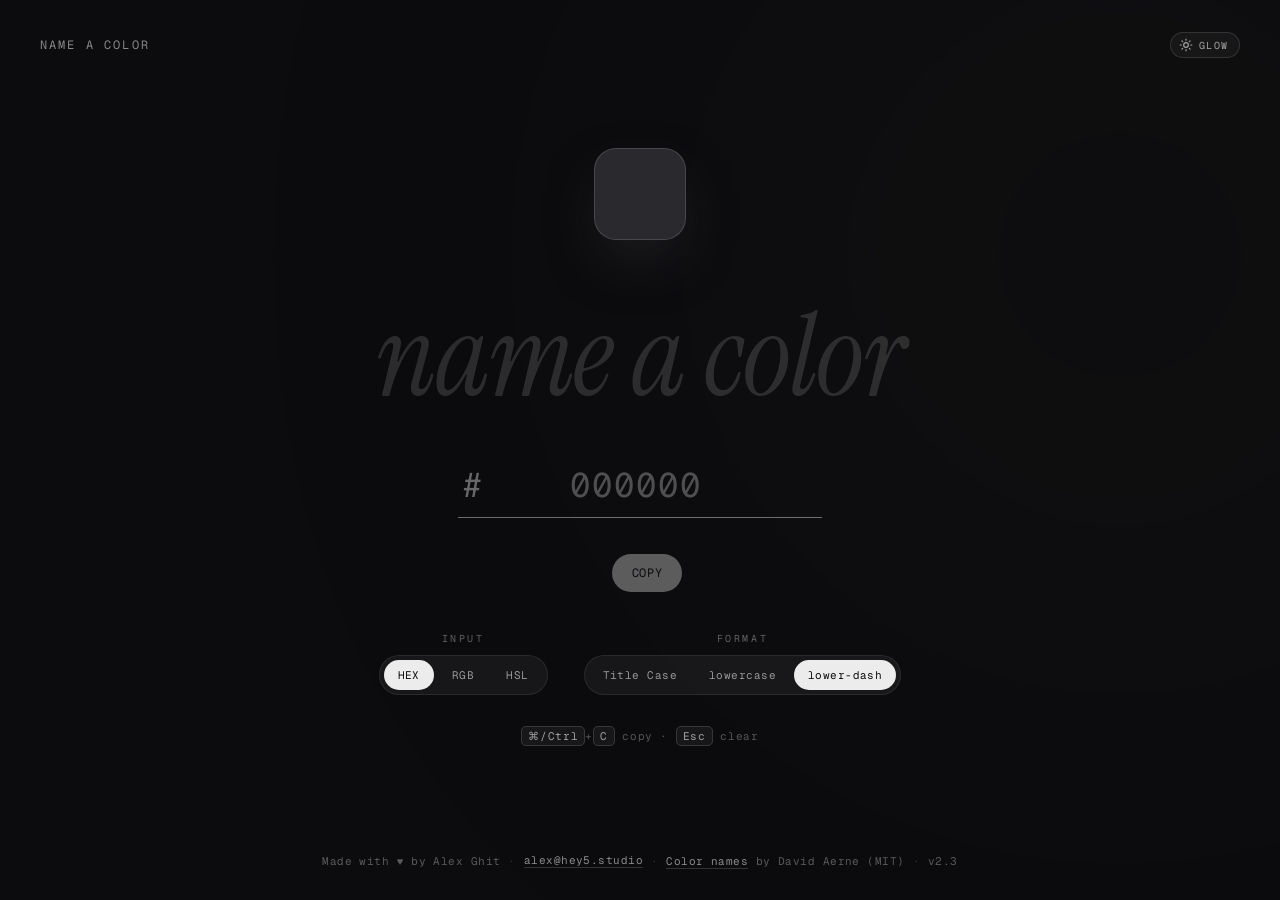
<file: site/index.html>
<!DOCTYPE html>
<html lang="en">
<head>
<meta charset="utf-8">
<meta name="viewport" content="width=device-width, initial-scale=1">
<title>Name a Color</title>
<meta name="description" content="Enter a hex code and get a color name.">
<meta name="theme-color" content="#0c0c0e">

<link rel="icon" type="image/svg+xml" href="data:image/svg+xml,%3Csvg%20width%3D%2232%22%20height%3D%2232%22%20viewBox%3D%220%200%2032%2032%22%20xmlns%3D%22http%3A%2F%2Fwww.w3.org%2F2000%2Fsvg%22%3E%20%3Crect%20width%3D%2232%22%20height%3D%2232%22%20rx%3D%226%22%20fill%3D%22%23111111%22%3E%3C%2Frect%3E%20%3Ccircle%20cx%3D%2216%22%20cy%3D%2216%22%20r%3D%228%22%20fill%3D%22%23ffffff%22%3E%3C%2Fcircle%3E%20%3C%2Fsvg%3E">

<link rel="canonical" href="https://colors.hey5.studio/">
<meta property="og:type" content="website">
<meta property="og:title" content="Name a Color">
<meta property="og:description" content="Enter a hex code and get a color name.">
<meta property="og:url" content="https://colors.hey5.studio/">
<meta property="og:image" content="https://colors.hey5.studio/icon128.png">
<meta name="twitter:card" content="summary">

<link rel="preconnect" href="https://fonts.googleapis.com">
<link rel="preconnect" href="https://fonts.gstatic.com" crossorigin>
<link href="https://fonts.googleapis.com/css2?family=Geist:wght@400;500&family=Geist+Mono:wght@400;500&family=Instrument+Serif&display=swap" rel="stylesheet">
<style>
*,*::before,*::after{margin:0;padding:0;box-sizing:border-box}

:root{
  --bg:#2a2a2e;
  --accent:rgba(255,255,255,0.30);
  --ink:rgba(255,255,255,0.94);
  --ease:cubic-bezier(.22,1,.36,1);
}

html{
  height:100%;
  overflow-x:hidden;
  -webkit-text-size-adjust:100%;
  text-size-adjust:100%;
}

body{
  min-height:100vh;
  min-height:100svh;
  width:100%;
  max-width:100%;
  background:#0c0c0e;
  color:var(--ink);
  font-family:'Geist',-apple-system,BlinkMacSystemFont,sans-serif;
  display:flex;
  flex-direction:column;
  position:relative;
  overflow-x:clip;
  -webkit-tap-highlight-color:transparent;
}

/* text selection colour */
::selection{
  background:var(--accent);
  color:#0c0c0e;
}

/* buttons: no gesture-disambiguation delay on touch */
button{
  touch-action:manipulation;
  -webkit-tap-highlight-color:transparent;
}

/* instant press feedback (no transition on the way down) */
.copy:active,
.clear:active,
.segs button:active{
  transition:none;
  transform:scale(.94);
}
.copy:active{background:rgba(255,255,255,.75)}
.clear:active{background:rgba(255,255,255,.22)}

/* stop long-press selecting decorative / interactive chrome */
.topbar,
.family,
.name,
.hash,
.grouplabel,
.hint,
.segs,
.copy,
.clear,
.footer{
  -webkit-user-select:none;
  user-select:none;
}

/* ambient glow */
.glow{
  position:absolute;
  top:-25%;
  left:50%;
  width:min(960px, 140vw);
  aspect-ratio:1;
  border-radius:50%;
  background:var(--bg);
  filter:blur(200px);
  opacity:.24;
  transition:background 900ms var(--ease), opacity 900ms var(--ease);
  animation:glowdrift 14s ease-in-out infinite;
  will-change:transform;
  pointer-events:none;
}
@keyframes glowdrift{
  0%{transform:translate(-50%,0) scale(1)}
  50%{transform:translate(-50%,2%) scale(1.06)}
  100%{transform:translate(-50%,0) scale(1)}
}
@media (prefers-reduced-motion:reduce){
  .glow{animation:none}
  *{transition-duration:.01ms !important}
}

/* hide glow when toggled off */
body.no-glow .glow{opacity:0 !important}

.topbar-right{
  display:flex;
  align-items:center;
  gap:12px;
}
.glowtoggle{
  display:inline-flex;
  align-items:center;
  gap:6px;
  height:26px;
  padding:0 10px 0 8px;
  border:1px solid rgba(255,255,255,.12);
  border-radius:999px;
  background:rgba(255,255,255,.04);
  color:rgba(255,255,255,.6);
  cursor:pointer;
  font-family:'Geist Mono',ui-monospace,monospace;
  font-size:10px;
  letter-spacing:.16em;
  text-transform:uppercase;
  transition:background 200ms, color 200ms, border-color 200ms;
}
.glowtoggle svg{width:14px;height:14px;flex:none}
.glowtoggle .glow-off{display:none}
.glowtoggle[aria-pressed="false"] .glow-on{display:none}
.glowtoggle[aria-pressed="false"] .glow-off{display:block}
.glowtoggle:hover{color:rgba(255,255,255,.92);border-color:rgba(255,255,255,.25)}
.glowtoggle[aria-pressed="false"]{
  color:rgba(255,255,255,.4);
  background:transparent;
}

/* top bar */
.topbar{
  position:relative;
  display:flex;
  justify-content:space-between;
  align-items:center;
  padding:32px 40px;
  font-family:'Geist Mono',ui-monospace,monospace;
  font-size:12px;
  letter-spacing:.18em;
  text-transform:uppercase;
  color:rgba(255,255,255,.5);
}
.wordmark{
  font:inherit;
  letter-spacing:inherit;
  text-transform:inherit;
  color:inherit;
  background:none;
  border:none;
  padding:0;
  cursor:pointer;
  transition:color 200ms;
}
.wordmark:hover{color:rgba(255,255,255,.85)}

/* center stage */
.stage{
  position:relative;
  flex:1;
  display:flex;
  flex-direction:column;
  align-items:center;
  justify-content:center;
  text-align:center;
  padding:0 24px 24px;
}

.swatch{
  width:92px;
  height:92px;
  border-radius:22px;
  background:var(--bg);
  box-shadow:0 24px 60px -18px var(--bg), inset 0 0 0 1px rgba(255,255,255,.14);
  transition:background 900ms var(--ease), box-shadow 900ms var(--ease);
  margin-bottom:30px;
}

.family{
  font-family:'Geist Mono',ui-monospace,monospace;
  font-size:12px;
  letter-spacing:.28em;
  text-transform:uppercase;
  color:rgba(255,255,255,.42);
  margin-bottom:18px;
}

.name{
  font-family:'Instrument Serif',Georgia,serif;
  font-weight:400;
  font-size:clamp(34px,9vw,140px);
  line-height:.98;
  letter-spacing:-.01em;
  text-wrap:balance;
  color:var(--accent);
  transition:color 700ms var(--ease);
  max-width:100%;
  overflow-wrap:break-word;
  hyphens:auto;
}

/* hex input */
.hexwrap{
  margin-top:44px;
  display:inline-flex;
  align-items:center;
  gap:4px;
  border-bottom:1.5px solid rgba(255,255,255,.16);
  padding:6px 4px 10px;
  transition:border-color 300ms;
}
.hexwrap:focus-within{border-bottom-color:rgba(255,255,255,.4)}

.hash{
  font-family:'Geist Mono',ui-monospace,monospace;
  font-size:clamp(22px,3.4vw,34px);
  color:rgba(255,255,255,.38);
}

.hexfield{
  display:inline-block;
  min-width:clamp(180px,32vw,300px);
  outline:none;
  color:var(--ink);
  font-family:'Geist Mono',ui-monospace,monospace;
  font-size:clamp(22px,3.4vw,34px);
  letter-spacing:.06em;
  caret-color:var(--accent);
  white-space:pre;
  overflow:hidden;
  -webkit-user-modify:read-write-plaintext-only;
  -webkit-touch-callout:none;
}
.hexfield:empty::before{
  content:attr(data-placeholder);
  color:rgba(255,255,255,.28);
  pointer-events:none;
}

.clear{
  flex:none;
  display:grid;
  place-items:center;
  width:26px;
  height:26px;
  margin-left:2px;
  padding:0;
  border:none;
  border-radius:50%;
  background:rgba(255,255,255,.08);
  color:rgba(255,255,255,.55);
  cursor:pointer;
  transition:background 180ms, color 180ms, opacity 180ms, transform 140ms var(--ease);
}
.clear svg{width:13px;height:13px}
.clear:hover{background:rgba(255,255,255,.16);color:rgba(255,255,255,.9)}
.is-empty .clear{opacity:0;pointer-events:none}

/* meta + copy */
.meta{
  margin-top:36px;
  display:flex;
  align-items:center;
  gap:14px;
  flex-wrap:wrap;
  justify-content:center;
}
.pills{
  display:flex;
  gap:10px;
  flex-wrap:wrap;
  justify-content:center;
  font-family:'Geist Mono',ui-monospace,monospace;
  font-size:12px;
  letter-spacing:.04em;
  color:rgba(255,255,255,.6);
}
.pill{
  border:1px solid rgba(255,255,255,.14);
  border-radius:999px;
  padding:8px 14px;
  white-space:nowrap;
  cursor:pointer;
  transition:border-color 140ms var(--ease), background 140ms var(--ease);
}
.pill:hover{
  border-color:rgba(255,255,255,.3);
  background:rgba(255,255,255,.05);
}
.pill:active{transform:translateY(1px)}
.pill.copied{
  border-color:rgba(255,255,255,.4);
  background:rgba(255,255,255,.08);
}

.copy{
  cursor:pointer;
  font-family:'Geist Mono',ui-monospace,monospace;
  font-size:12px;
  letter-spacing:.06em;
  text-transform:uppercase;
  color:#0c0c0e;
  background:rgba(255,255,255,.94);
  border:none;
  border-radius:999px;
  padding:11px 20px;
  transition:opacity 200ms, transform 140ms var(--ease), background 140ms;
}
.copy:hover{opacity:.85}

/* settings */
.settings{
  margin-top:40px;
  display:flex;
  gap:36px;
  flex-wrap:wrap;
  justify-content:center;
  align-items:flex-start;
}
.group{
  display:flex;
  flex-direction:column;
  align-items:center;
  gap:10px;
}
.grouplabel{
  font-family:'Geist Mono',ui-monospace,monospace;
  font-size:10px;
  letter-spacing:.26em;
  text-transform:uppercase;
  color:rgba(255,255,255,.35);
}
.segs{
  display:flex;
  gap:4px;
  max-width:100%;
  background:rgba(255,255,255,.05);
  border:1px solid rgba(255,255,255,.08);
  border-radius:999px;
  padding:4px;
}
.segs button{
  cursor:pointer;
  font-family:'Geist Mono',ui-monospace,monospace;
  font-size:11px;
  letter-spacing:.04em;
  white-space:nowrap;
  border:none;
  border-radius:999px;
  padding:8px 14px;
  background:transparent;
  color:rgba(255,255,255,.55);
  transition:background 220ms, color 220ms, transform 140ms var(--ease);
}
.segs button:hover{color:rgba(255,255,255,.85)}
.segs button[aria-pressed="true"]{
  background:rgba(255,255,255,.92);
  color:#0c0c0e;
}

.hint{
  margin-top:34px;
  font-family:'Geist Mono',ui-monospace,monospace;
  font-size:11px;
  letter-spacing:.06em;
  color:rgba(255,255,255,.3);
}
.hint kbd{
  font-family:inherit;
  font-size:inherit;
  padding:2px 6px;
  border-radius:5px;
  border:1px solid rgba(255,255,255,.14);
  background:rgba(255,255,255,.05);
  color:rgba(255,255,255,.6);
}

/* footer */
.footer{
  position:relative;
  flex-shrink:0;
  display:flex;
  flex-wrap:wrap;
  justify-content:center;
  align-items:center;
  gap:8px;
  padding:28px 24px 32px;
  font-family:'Geist Mono',ui-monospace,monospace;
  font-size:11px;
  letter-spacing:.04em;
  color:rgba(255,255,255,.32);
  text-align:center;
}
.footer a{
  color:rgba(255,255,255,.52);
  text-decoration:none;
  border-bottom:1px solid rgba(255,255,255,.16);
  transition:color 200ms, border-color 200ms;
}
.footer a:hover{
  color:rgba(255,255,255,.85);
  border-bottom-color:rgba(255,255,255,.4);
}
.footer .dot{opacity:.5}

/* empty state */
.is-empty .pill{display:none}
.is-empty .copy{opacity:.35;pointer-events:none}
.is-empty .name{opacity:.45;font-style:italic}
.is-empty .glow{opacity:.10}
.is-empty .family{min-height:1em}

/* keyboard focus */
.copy:focus-visible,
.segs button:focus-visible,
.footer a:focus-visible{
  outline:2px solid var(--accent);
  outline-offset:2px;
}
.hexfield:focus-visible{outline:none}

@media (max-width:600px){
  .topbar{padding:24px 20px;font-size:11px}
  .stage{padding:0 16px 24px}
  .settings{gap:24px}
  .footer{
    flex-direction:column;
    gap:14px;
    font-size:11px;
    line-height:1.5;
    padding:24px 20px 30px;
  }
  .footer .dot{display:none}
  .footer a{
    display:inline;
    border-bottom-width:1px;
  }
}

@media (max-width:380px){
  .segs button{padding:8px 9px;font-size:10px;letter-spacing:0}
  .swatch{width:76px;height:76px;border-radius:18px;margin-bottom:24px}
  .hexwrap{margin-top:32px}
  .meta{margin-top:28px}
  .settings{margin-top:32px}
}
</style>
</head>
<body class="is-empty">

<div class="glow" id="glow"></div>

<header class="topbar">
  <button id="home" class="wordmark" type="button">Name a Color</button>
  <div class="topbar-right">
    <button id="glowToggle" class="glowtoggle" type="button" aria-pressed="true" aria-label="Toggle background glow" title="Toggle glow">
      <svg class="glow-on" viewBox="0 0 24 24" fill="none" stroke="currentColor" stroke-width="2" stroke-linecap="round" stroke-linejoin="round" aria-hidden="true">
        <circle cx="12" cy="12" r="4"></circle>
        <path d="M12 2v2M12 20v2M4.9 4.9l1.4 1.4M17.7 17.7l1.4 1.4M2 12h2M20 12h2M4.9 19.1l1.4-1.4M17.7 6.3l1.4-1.4"></path>
      </svg>
      <svg class="glow-off" viewBox="0 0 24 24" fill="none" stroke="currentColor" stroke-width="2" stroke-linecap="round" stroke-linejoin="round" aria-hidden="true">
        <circle cx="12" cy="12" r="4"></circle>
        <path d="M12 2v2M2 12h2M20 12h2M12 20v2"></path>
        <line x1="3" y1="3" x2="21" y2="21"></line>
      </svg>
      <span class="glowtoggle-label">Glow</span>
    </button>
  </div>
</header>

<main class="stage">

  <div class="swatch" id="swatch"></div>

  <div class="family" id="family"></div>

  <h1 class="name" id="name" aria-live="polite">name a color</h1>

  <div class="hexwrap">
    <span class="hash">#</span>
    <span id="hex" class="hexfield"
          contenteditable="plaintext-only"
          role="textbox"
          aria-label="Hex code"
          spellcheck="false"
          autocorrect="off"
          autocapitalize="off"
          data-placeholder="000000"></span>
    <button id="clear" class="clear" type="button" aria-label="Clear" title="Esc to clear">
      <svg viewBox="0 0 24 24" fill="none" stroke="currentColor" stroke-width="2"
           stroke-linecap="round" aria-hidden="true">
        <line x1="6" y1="6" x2="18" y2="18"></line>
        <line x1="18" y1="6" x2="6" y2="18"></line>
      </svg>
    </button>
  </div>

  <div class="meta">
    <div class="pills">
      <span class="pill" id="rgb" role="button" tabindex="0" title="Click to copy" aria-live="polite"></span>
      <span class="pill" id="hsl" role="button" tabindex="0" title="Click to copy" aria-live="polite"></span>
    </div>
    <button class="copy" id="copy" type="button">Copy</button>
  </div>

  <div class="settings">
    <div class="group">
      <div class="grouplabel">Input</div>
      <div class="segs" id="mode">
        <button data-v="hex" type="button">HEX</button>
        <button data-v="rgb" type="button">RGB</button>
        <button data-v="hsl" type="button">HSL</button>
      </div>
    </div>
    <div class="group">
      <div class="grouplabel">Format</div>
      <div class="segs" id="fmt">
        <button data-v="title" type="button">Title Case</button>
        <button data-v="lower" type="button">lowercase</button>
        <button data-v="dash" type="button">lower-dash</button>
      </div>
    </div>
  </div>

  <div class="hint"><kbd>⌘/Ctrl</kbd>+<kbd>C</kbd> copy · <kbd>Esc</kbd> clear</div>

</main>

<footer class="footer">
  <span>Made with ♥ by Alex Ghit</span>
  <span class="dot">·</span>
  <a href="mailto:alex@hey5.studio">alex@hey5.studio</a>
  <span class="dot">·</span>
  <span><a href="https://github.com/meodai/color-names" target="_blank" rel="noopener noreferrer">Color names</a> by David Aerne (MIT)</span>
  <span class="dot">·</span>
  <span>v2.3</span>
</footer>

<script src="colors.js"></script>
<script>
const el = {
  swatch: document.getElementById('swatch'),
  family: document.getElementById('family'),
  name:   document.getElementById('name'),
  hex:    document.getElementById('hex'),
  rgb:    document.getElementById('rgb'),
  hsl:    document.getElementById('hsl'),
  copy:   document.getElementById('copy'),
  clear:  document.getElementById('clear'),
  fmt:    document.getElementById('fmt'),
  mode:   document.getElementById('mode'),
  hash:   document.querySelector('.hash'),
  glowToggle: document.getElementById('glowToggle'),
  home:   document.getElementById('home'),
};

const state = {
  raw: '',
  mode: 'hex',
  format: 'dash',
  copied: false,
  copiedWhat: 'name',
};

let copyTimer = null;
let hashTimer = null;
let lastPushed = null;

/* ---------- color dataset ---------- */

let DB = null;

function loadColors(){
  const d = window.__COLORS__;
  if(!d || !d.n || !d.h) return false;

  const N = d.n.length;
  const L = new Float32Array(N), A = new Float32Array(N), B = new Float32Array(N);

  for(let i = 0; i < N; i++){
    const n = parseInt(d.h.substr(i*6, 6), 16);
    const lab = rgbToLab((n>>16)&255, (n>>8)&255, n&255);
    L[i] = lab[0]; A[i] = lab[1]; B[i] = lab[2];
  }
  DB = { n: d.n, L, A, B, N };
  return true;
}

/* ---------- color math ---------- */

function hexToRgb(h){
  const n = parseInt(h, 16);
  return { r:(n>>16)&255, g:(n>>8)&255, b:n&255 };
}

/* ---------- input modes ---------- */

const MODES = {
  hex: { filter: /[^0-9a-fA-F]/g, max: 6, placeholder: '000000', hash: true },
  rgb: { filter: /[^0-9,\s]/g,    max: 15, placeholder: '255 128 0', hash: false },
  hsl: { filter: /[^0-9,\s]/g,    max: 15, placeholder: '210 50 40', hash: false },
};

// pull up to 3 numbers from "255 128 0" / "255,128,0"
function triplet(raw){
  const p = raw.split(/[\s,]+/).filter(Boolean).map(Number);
  if(p.length !== 3 || p.some(n => !Number.isFinite(n))) return null;
  return p;
}

function toHexByte(n){
  n = Math.round(Math.min(255, Math.max(0, n)));
  return n.toString(16).padStart(2, '0');
}

function rgbToHexStr(r, g, b){
  return toHexByte(r) + toHexByte(g) + toHexByte(b);
}

function hslToHexStr(h, s, l){
  h = ((h % 360) + 360) % 360; s = Math.min(100, Math.max(0, s)) / 100; l = Math.min(100, Math.max(0, l)) / 100;
  const c = (1 - Math.abs(2*l - 1)) * s;
  const x = c * (1 - Math.abs((h/60) % 2 - 1));
  const m = l - c/2;
  let r=0, g=0, b=0;
  if(h < 60)       { r=c; g=x; }
  else if(h < 120) { r=x; g=c; }
  else if(h < 180) { g=c; b=x; }
  else if(h < 240) { g=x; b=c; }
  else if(h < 300) { r=x; b=c; }
  else             { r=c; b=x; }
  return rgbToHexStr((r+m)*255, (g+m)*255, (b+m)*255);
}

// raw (in current mode) -> 6-char hex, or null
function rawToHex(raw){
  if(state.mode === 'hex') return normalize(raw);
  const t = triplet(raw);
  if(!t) return null;
  if(state.mode === 'rgb'){
    if(t.some(n => n > 255)) return null;
    return rgbToHexStr(t[0], t[1], t[2]);
  }
  if(t[0] > 360 || t[1] > 100 || t[2] > 100) return null;
  return hslToHexStr(t[0], t[1], t[2]);
}

// per-channel max for grouping/clamping bare digits
const MODE_MAX = {
  rgb: [255, 255, 255],
  hsl: [360, 100, 100],
};

// "255128000" -> "255 128 0"; only groups when the user typed no separator yet
function autoGroup(str){
  if(state.mode === 'hex') return str;
  if(/[\s,]/.test(str)) return str;          // user is placing their own spaces
  const digits = str.replace(/\D/g, '');
  if(!digits) return str;
  const max = MODE_MAX[state.mode];
  const groups = [];
  let i = 0;
  while(i < digits.length && groups.length < 3){
    const cap = max[groups.length];
    if(digits[i] === '0'){                    // leading zero -> that channel is just "0"
      groups.push('0'); i++; continue;
    }
    let g = digits[i]; i++;                    // take 2nd and 3rd digit while <= cap
    while(i < digits.length && g.length < 3 && Number(g + digits[i]) <= cap){
      g += digits[i]; i++;
    }
    groups.push(g);
  }
  return groups.join(' ');   // extra digits beyond 3 channels are dropped
}

// clamp each channel to <=3 digits, <= its max, and at most 3 channels
// (used when the user types their own separators so autoGroup backs off)
function clampChannels(str){
  const max = MODE_MAX[state.mode];
  const trailing = /[\s,]$/.test(str);
  let parts = str.split(/[\s,]+/).filter(function(p, i){ return p !== '' || i === 0; });
  parts = parts.slice(0, 3).map(function(p, i){
    p = p.replace(/\D/g, '').slice(0, 3);
    if(p !== '' && Number(p) > max[i]) p = String(max[i]);
    return p;
  });
  let out = parts.join(' ');
  if(trailing && parts.length < 3) out += ' ';   // keep the space the user just typed
  return out;
}

function cleanInput(str){
  const m = MODES[state.mode];
  let out = str.replace(m.filter, '').slice(0, m.max);
  if(state.mode === 'hex'){ out = out.toLowerCase(); return out; }
  return /[\s,]/.test(out) ? clampChannels(out) : autoGroup(out);
}

// express a resolved hex as the raw input string for a given mode
function hexToRaw(hexFull, mode){
  if(mode === 'hex') return hexFull;
  const c = hexToRgb(hexFull);
  if(mode === 'rgb') return c.r + ' ' + c.g + ' ' + c.b;
  const hsl = rgbToHsl(c.r, c.g, c.b);
  return hsl.h + ' ' + hsl.s + ' ' + hsl.l;
}

function rgbToHsl(r, g, b){
  r/=255; g/=255; b/=255;
  const mx = Math.max(r,g,b), mn = Math.min(r,g,b);
  let h = 0, s = 0;
  const l = (mx+mn)/2;
  const d = mx-mn;
  if(d !== 0){
    s = l > 0.5 ? d/(2-mx-mn) : d/(mx+mn);
    if(mx === r)      h = ((g-b)/d + (g<b ? 6 : 0));
    else if(mx === g) h = (b-r)/d + 2;
    else              h = (r-g)/d + 4;
    h *= 60;
  }
  return { h:Math.round(h), s:Math.round(s*100), l:Math.round(l*100) };
}

function srgb(c){
  c /= 255;
  return c <= 0.04045 ? c/12.92 : Math.pow((c+0.055)/1.055, 2.4);
}

function rgbToLab(r, g, b){
  r = srgb(r); g = srgb(g); b = srgb(b);
  const x = (r*0.4124 + g*0.3576 + b*0.1805) / 0.95047;
  const y =  r*0.2126 + g*0.7152 + b*0.0722;
  const z = (r*0.0193 + g*0.1192 + b*0.9505) / 1.08883;
  const f = t => t > 0.008856 ? Math.cbrt(t) : 7.787*t + 16/116;
  const fx = f(x), fy = f(y), fz = f(z);
  return [116*fy - 16, 500*(fx-fy), 200*(fy-fz)];
}

/* ---------- nearest curated name ---------- */

function nearestName(hex){
  if(!DB) return null;
  const c = hexToRgb(hex);
  const lab = rgbToLab(c.r, c.g, c.b);
  const l = lab[0], a = lab[1], bb = lab[2];
  let best = 0, bd = Infinity;
  for(let i = 0; i < DB.N; i++){
    const dl = DB.L[i]-l, da = DB.A[i]-a, db = DB.B[i]-bb;
    const dist = dl*dl + da*da + db*db;
    if(dist < bd){ bd = dist; best = i; }
  }
  return DB.n[best];
}

/* ---------- family label ---------- */

function familyOf(h, s){
  if(s <= 8) return 'Neutral';
  if(h < 15)  return 'Red';
  if(h < 42)  return 'Orange';
  if(h < 66)  return 'Yellow';
  if(h < 150) return 'Green';
  if(h < 190) return 'Teal';
  if(h < 250) return 'Blue';
  if(h < 290) return 'Violet';
  if(h < 335) return 'Magenta';
  return 'Red';
}

/* ---------- formatting ---------- */

function applyFormat(name, fmt){
  const words = name.trim().split(/\s+/);
  if(fmt === 'title') return words.join(' ');

  const lower = words.map(function(w){
    return w.toLowerCase()
            .normalize('NFD')
            .replace(/[\u0300-\u036f]/g, '')
            .replace(/[^a-z0-9]/g, '');
  }).filter(Boolean);

  return fmt === 'lower' ? lower.join(' ') : lower.join('-');
}

/* ---------- compute ---------- */

function normalize(raw){
  if(/^[0-9a-f]{3}$/.test(raw)) return raw.split('').map(c => c+c).join('');
  if(/^[0-9a-f]{6}$/.test(raw)) return raw;
  return null;
}

const EMPTY = {
  hexFull: null,
  r:0, g:0, b:0, h:0, s:0, l:0,
  name: '',
  family: '',
};

function compute(){
  if(state.raw === '') return EMPTY;

  const hexFull = rawToHex(state.raw);
  if(!hexFull) return EMPTY;

  const c = hexToRgb(hexFull);
  const hsl = rgbToHsl(c.r, c.g, c.b);

  const raw = nearestName(hexFull);
  const name = raw ? applyFormat(raw, state.format) : '';

  return {
    hexFull,
    r: c.r, g: c.g, b: c.b,
    h: hsl.h, s: hsl.s, l: hsl.l,
    name,
    family: familyOf(hsl.h, hsl.s),
  };
}

/* ---------- render ---------- */

function syncTail(){
  el.fmt.querySelectorAll('button').forEach(function(b){
    b.setAttribute('aria-pressed', b.dataset.v === state.format);
  });
  el.mode.querySelectorAll('button').forEach(function(b){
    b.setAttribute('aria-pressed', b.dataset.v === state.mode);
  });

  clearTimeout(hashTimer);
  hashTimer = setTimeout(function(){
    const valid = rawToHex(state.raw);   // resolved hex is the shareable value
    const url = valid ? '#' + valid : location.pathname;
    try {
      // new distinct color -> add a history entry so browser Back works
      if(valid && valid !== lastPushed){
        history.pushState(null, '', url);
        lastPushed = valid;
      } else {
        history.replaceState(null, '', url);
        if(!valid) lastPushed = null;
      }
    } catch(_){}
  }, 250);
}

function render(){
  const v = compute();
  const empty = v.hexFull === null;

  document.body.classList.toggle('is-empty', empty);

  if(empty){
    document.documentElement.style.setProperty('--bg', '#2a2a2e');
    document.documentElement.style.setProperty('--accent', 'rgba(255,255,255,0.30)');
    el.family.textContent = '';
    el.name.textContent   = 'name a color';
    el.rgb._copied = el.hsl._copied = false;
    el.rgb.classList.remove('copied');
    el.hsl.classList.remove('copied');
    el.rgb.textContent    = '';
    el.hsl.textContent    = '';
    el.copy.textContent   = 'Copy';
    document.title = 'Name a Color';
    syncTail();
    return;
  }

  const aL = Math.min(78, Math.max(v.l, 62));
  const aS = v.s < 12 ? 0 : Math.max(v.s, 45);

  document.documentElement.style.setProperty('--bg', '#' + v.hexFull);
  document.documentElement.style.setProperty('--accent', 'hsl(' + v.h + ' ' + aS + '% ' + aL + '%)');

  el.family.textContent = v.family + ' \u00b7 ' + v.l + '% light';
  el.name.textContent   = v.name;

  // show the two representations the user is NOT currently typing in
  const reps = {
    hex: 'HEX ' + v.hexFull,
    rgb: 'RGB ' + v.r + ' ' + v.g + ' ' + v.b,
    hsl: 'HSL ' + v.h + ' ' + v.s + ' ' + v.l,
  };
  const others = ['hex', 'rgb', 'hsl'].filter(function(k){ return k !== state.mode; });
  if(!el.rgb._copied) el.rgb.textContent = reps[others[0]];
  if(!el.hsl._copied) el.hsl.textContent = reps[others[1]];

  const tgt = copyTarget(v);
  el.copy.textContent = state.copied
    ? state.copiedWhat + ' copied \u2713'
    : (copyingHex() ? 'Copy ' + tgt.label : 'Copy name');

  document.title = 'Name a Color';

  syncTail();
}

/* ---------- contenteditable field helpers ---------- */
/* A contenteditable span is used instead of <input> because password
   managers (notably iCloud Passwords) offer to fill any focused text
   input and provide no developer opt-out. */

function fieldValue(){
  return el.hex.textContent;
}

function setFieldValue(v){
  if(el.hex.textContent !== v) el.hex.textContent = v;
}

function caretToEnd(){
  const r = document.createRange();
  r.selectNodeContents(el.hex);
  r.collapse(false);
  const s = window.getSelection();
  s.removeAllRanges();
  s.addRange(r);
}

function selectField(){
  const r = document.createRange();
  r.selectNodeContents(el.hex);
  const s = window.getSelection();
  s.removeAllRanges();
  s.addRange(r);
}

function focusField(){
  el.hex.focus({ preventScroll: true });
  caretToEnd();
}

/* ---------- clipboard ---------- */

function legacyCopy(text){
  const wasInField = document.activeElement === el.hex;

  const ta = document.createElement('textarea');
  ta.value = text;
  ta.setAttribute('readonly','');
  ta.style.cssText = 'position:fixed;top:-9999px;opacity:0';
  document.body.appendChild(ta);
  ta.select();
  try { document.execCommand('copy'); } catch(_){}
  document.body.removeChild(ta);

  if(wasInField) focusField();
}

function writeClipboard(text){
  if(navigator.clipboard && window.isSecureContext){
    navigator.clipboard.writeText(text).catch(function(){ legacyCopy(text); });
  } else {
    legacyCopy(text);
  }
}

function copyingHex(){
  const sel = window.getSelection && window.getSelection();
  return !!(sel && sel.toString().trim() !== '' && el.hex.contains(sel.anchorNode));
}

// what the Copy button acts on, based on the active input mode
function copyTarget(v){
  if(state.mode === 'rgb') return { label: 'RGB', value: v.r + ' ' + v.g + ' ' + v.b };
  if(state.mode === 'hsl') return { label: 'HSL', value: v.h + ' ' + v.s + ' ' + v.l };
  return { label: 'hex', value: v.hexFull };
}

function doCopy(){
  if(!DB) return;
  const v = compute();
  if(!v.hexFull || !v.name) return;

  const tgt = copyTarget(v);
  let value, what;

  if(copyingHex()){          // text selected inside the field -> copy that representation
    value = tgt.value; what = tgt.label;
  } else {                   // default in every mode -> copy the name
    value = v.name; what = 'Name';
  }

  writeClipboard(value);
  state.copied = true;
  state.copiedWhat = what.charAt(0).toUpperCase() + what.slice(1);
  render();
  clearTimeout(copyTimer);
  copyTimer = setTimeout(function(){ state.copied = false; render(); }, 1600);
}

/* ---------- events ---------- */

el.hex.addEventListener('input', function(){
  const clean = cleanInput(fieldValue());
  if(clean !== fieldValue()){
    setFieldValue(clean);
    caretToEnd();
  }
  state.raw = clean;
  state.copied = false;
  render();
});

document.addEventListener('selectionchange', function(){
  if(state.raw !== '') render();
});

// block newlines and paste formatting; paste replaces the selected text
el.hex.addEventListener('paste', function(e){
  e.preventDefault();
  const text = (e.clipboardData || window.clipboardData).getData('text') || '';
  const pasted = text.replace(MODES[state.mode].filter, '');

  const cur = fieldValue();
  const sel = window.getSelection();
  let start = cur.length, end = cur.length;

  if(sel && sel.rangeCount && el.hex.contains(sel.anchorNode)){
    start = Math.min(sel.anchorOffset, sel.focusOffset);
    end   = Math.max(sel.anchorOffset, sel.focusOffset);
  }

  const clean = cleanInput(cur.slice(0,start) + pasted + cur.slice(end));

  setFieldValue(clean);
  caretToEnd();
  state.raw = clean;
  state.copied = false;
  render();
});

/* Buttons act on pointerdown for instant response on touch.
   `click` still fires for keyboard (Enter/Space), so we guard against
   running the action twice for the same interaction. */
function fastButton(node, run){
  let handled = false;

  node.addEventListener('pointerdown', function(e){
    if(e.button && e.button !== 0) return;   // ignore right/middle click
    e.preventDefault();                       // keeps focus in the hex field
    handled = true;
    run(e);
  });

  node.addEventListener('click', function(e){
    if(handled){ handled = false; return; }   // pointer already ran it
    run(e);                                   // keyboard activation
  });
}

fastButton(el.fmt, function(e){
  const b = e.target.closest('button');
  if(!b) return;
  state.format = b.dataset.v;
  state.copied = false;
  render();
});

function applyMode(){
  const m = MODES[state.mode];
  el.hash.style.display = m.hash ? '' : 'none';
  el.hex.setAttribute('data-placeholder', m.placeholder);
  el.hex.setAttribute('aria-label', state.mode.toUpperCase() + ' value');
}

fastButton(el.mode, function(e){
  const b = e.target.closest('button');
  if(!b || b.dataset.v === state.mode) return;

  const cur = compute();                 // current color before switching
  state.mode = b.dataset.v;
  state.raw = cur.hexFull ? hexToRaw(cur.hexFull, state.mode) : '';
  state.copied = false;
  setFieldValue(state.raw);
  applyMode();
  render();
  focusField();
});

fastButton(el.copy, doCopy);
fastButton(el.clear, clearAll);
fastButton(el.home, clearAll);

// click a readout pill to copy its value (label stripped), with in-place confirmation
function pillCopy(pill){
  return function(){
    if(!DB || pill._copied) return;
    const txt = pill.textContent.trim();
    if(!txt) return;
    const value = txt.replace(/^(HEX|RGB|HSL)\s+/, '');
    writeClipboard(value);

    pill._copied = true;
    pill.classList.add('copied');
    pill.textContent = 'Copied \u2713';

    clearTimeout(pill._t);
    pill._t = setTimeout(function(){
      pill._copied = false;
      pill.classList.remove('copied');
      render();
    }, 1000);
  };
}
fastButton(el.rgb, pillCopy(el.rgb));
fastButton(el.hsl, pillCopy(el.hsl));

// Enter/Space activate the pills (span[role=button] doesn't do this natively)
[el.rgb, el.hsl].forEach(function(pill){
  const run = pillCopy(pill);
  pill.addEventListener('keydown', function(e){
    if(e.key === 'Enter' || e.key === ' '){
      e.preventDefault();
      run();
    }
  });
});

// Esc on the input itself — some browsers (Arc) intercept Escape at the
// window level, so this local listener catches it when the field is focused.
el.hex.addEventListener('keydown', function(e){
  if(e.key === 'Enter'){
    e.preventDefault();
    return;
  }
  if(e.key === 'Escape'){
    e.preventDefault();
    e.stopPropagation();
    clearAll();
  }
});

function clearAll(){
  if(state.raw === '') return;
  state.raw = '';
  state.copied = false;
  setFieldValue('');
  render();
  focusField();
}

window.addEventListener('keydown', function(e){
  if(e.key === 'Escape'){
    e.preventDefault();
    clearAll();
    return;
  }

  if((e.metaKey || e.ctrlKey) && (e.key || '').toLowerCase() === 'a'){
    e.preventDefault();
    el.hex.focus({ preventScroll: true });
    selectField();
    return;
  }

  if((e.metaKey || e.ctrlKey) && (e.key || '').toLowerCase() === 'c'){
    // hex selected -> copy hex via doCopy; other text selected -> let browser copy
    const sel = (window.getSelection && window.getSelection().toString()) || '';
    if(sel.trim() !== '' && !copyingHex()) return;
    e.preventDefault();
    doCopy();
    return;
  }

  // type-ahead: typing a valid char anywhere focuses the field and adds it
  if(e.metaKey || e.ctrlKey || e.altKey) return;
  if(document.activeElement === el.hex) return;
  const typeable = state.mode === 'hex' ? /^[0-9a-fA-F]$/ : /^[0-9]$/;
  if(typeable.test(e.key)){
    e.preventDefault();
    const clean = cleanInput(fieldValue() + e.key);
    setFieldValue(clean);
    state.raw = clean;
    state.copied = false;
    render();
    focusField();
  }
});

/* ---------- glow toggle ---------- */

function setGlow(on){
  document.body.classList.toggle('no-glow', !on);
  el.glowToggle.setAttribute('aria-pressed', on ? 'true' : 'false');
  try { localStorage.setItem('glow', on ? '1' : '0'); } catch(_){}
}

(function initGlow(){
  let on = true;
  try {
    const saved = localStorage.getItem('glow');
    if(saved !== null) on = saved === '1';
    else if(window.matchMedia && window.matchMedia('(prefers-reduced-motion:reduce)').matches) on = false;
  } catch(_){}
  setGlow(on);
})();

fastButton(el.glowToggle, function(){
  setGlow(document.body.classList.contains('no-glow'));
});

/* ---------- init ---------- */

applyMode();

const fromHash = location.hash.replace('#','').toLowerCase();
if(/^([0-9a-f]{3}|[0-9a-f]{6})$/.test(fromHash)) state.raw = fromHash;
setFieldValue(state.raw);
lastPushed = normalize(state.raw);

// browser back/forward -> load the color from the URL (always as hex)
window.addEventListener('popstate', function(){
  const h = location.hash.replace('#','').toLowerCase();
  const valid = /^([0-9a-f]{3}|[0-9a-f]{6})$/.test(h);
  state.mode = 'hex';
  applyMode();
  state.raw = valid ? h : '';
  lastPushed = valid ? normalize(h) : null;
  state.copied = false;
  setFieldValue(state.raw);
  render();
});

if(!loadColors()){
  render();
  el.name.textContent = 'offline';
} else {
  render();
}

// Focus on desktop only — auto-opening the keyboard on mobile is jarring.
const isDesktop = window.matchMedia &&
  window.matchMedia('(hover: hover) and (pointer: fine)').matches;
if(isDesktop) focusField();
</script>
</body>
</html>
</file>
